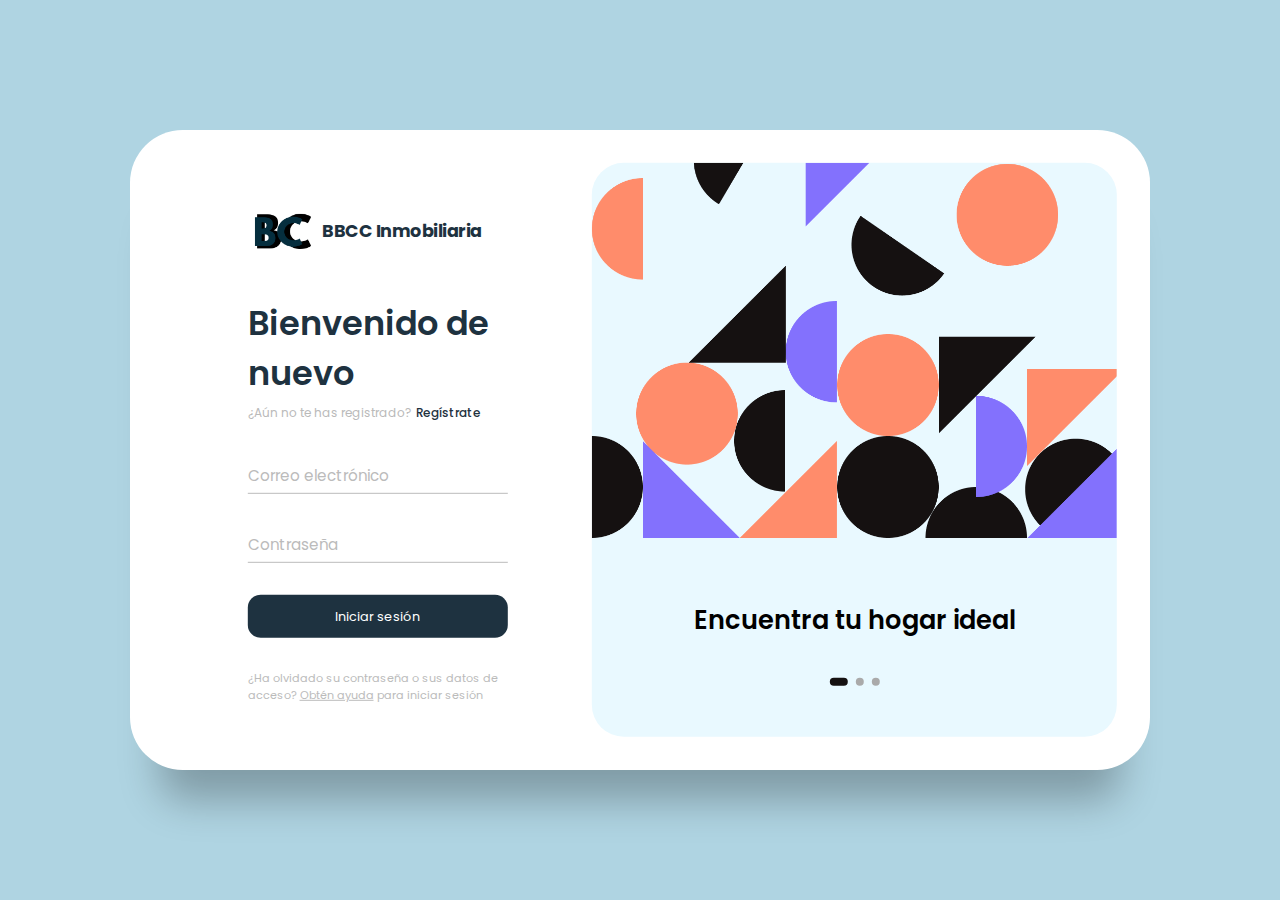
<file: login.html>
<!DOCTYPE html>
<html lang="e">
  <head>
    <meta charset="UTF-8" />
    <meta http-equiv="X-UA-Compatible" content="IE=edge" />
    <meta name="viewport" content="width=device-width, initial-scale=1.0" />
    <title>BBCC Inmobiliaria</title>
    <link rel="icon" href="assets/images/BBCC_icon.ico" />
    <link rel="stylesheet" href="assets/css/login.css" />
  </head>
  <body>
    <main>
      <div class="box">
        <div class="inner-box">
          <div class="forms-wrap">
            <form action="index.html" autocomplete="off" class="sign-in-form">
              <div class="logo">
                <img src="assets/images/BBCC_logo.png" alt="easyclass" />
                <h4>BBCC Inmobiliaria</h4>
              </div>

              <div class="heading">
                <h2>Bienvenido de nuevo</h2>
                <h6>¿Aún no te has registrado?</h6>
                <a href="#" class="toggle">Regístrate</a>
              </div>

              <div class="actual-form">
                <div class="input-wrap">
                  <input
                    type="text"
                    minlength="4"
                    class="input-field"
                    autocomplete="off"
                    required
                  />
                  <label>Correo electrónico</label>
                </div>

                <div class="input-wrap">
                  <input
                    type="password"
                    minlength="4"
                    class="input-field"
                    autocomplete="off"
                    required
                  />
                  <label>Contraseña</label>
                </div>

                <input type="submit" value="Iniciar sesión" class="sign-btn" />

                <p class="text">
                    ¿Ha olvidado su contraseña o sus datos de acceso?
                  <a href="#">Obtén ayuda</a> para iniciar sesión
                </p>
              </div>
            </form>

            <form action="index.html" autocomplete="off" class="sign-up-form">
              <div class="logo">
                <img src="assets/images/BBCC_logo.png" alt="easyclass" />
                <h4>BBCC Inmobiliaria</h4>
              </div>

              <div class="heading">
                <h2>Comencemos</h2>
                <h6>¿Ya tiene una cuenta?</h6>
                <a href="#" class="toggle">Inicia sesión</a>
              </div>

              <div class="actual-form">
                <div class="input-wrap">
                  <input
                    type="text"
                    minlength="4"
                    class="input-field"
                    autocomplete="off"
                    required
                  />
                  <label>Nombre de usuario</label>
                </div>

                <div class="input-wrap">
                  <input
                    type="email"
                    class="input-field"
                    autocomplete="off"
                    required
                  />
                  <label>Correo electrónico</label>
                </div>

                <div class="input-wrap">
                  <input
                    type="password"
                    minlength="4"
                    class="input-field"
                    autocomplete="off"
                    required
                  />
                  <label>Contraseña</label>
                </div>

                <input type="submit" value="Registrarse" class="sign-btn" />

                <p class="text">
                  Al registrarme, acepto las
                  <a href="#">Condiciones de servicio</a> y la
                  <a href="#">Política de privacidad</a>
                </p>
              </div>
            </form>
          </div>

          <div class="carousel">
            <div class="images-wrapper">
              <img src="assets/images/login/image1.png" class="image img-1 show" alt="" />
              <img src="assets/images/login/image2.png" class="image img-2" alt="" />
              <img src="assets/images/login/image3.png" class="image img-3" alt="" />
            </div>

            <div class="text-slider">
              <div class="text-wrap">
                <div class="text-group">
                  <h2>Encuentra tu hogar ideal</h2>
                  <h2>Obtén asesoramiento</h2>
                  <h2>Usa nuestras herramientas</h2>
                </div>
              </div>

              <div class="bullets">
                <span class="active" data-value="1"></span>
                <span data-value="2"></span>
                <span data-value="3"></span>
              </div>
            </div>
          </div>
        </div>
      </div>
    </main>

    <!-- Javascript file -->

    <script src="assets/js/login.js"></script>
  </body>
</html>
</file>
<file: assets/css/login.css>
@import url("https://fonts.googleapis.com/css2?family=Poppins:wght@200;300;400;500;600;700;800&display=swap");

*,
*::before,
*::after {
  padding: 0;
  margin: 0;
  box-sizing: border-box;
}

body,
input {
  font-family: "Poppins", sans-serif;
}

main {
  width: 100%;
  min-height: 100vh;
  overflow: hidden;
  background-color: #AFD4E2;
  padding: 2rem;
  display: flex;
  align-items: center;
  justify-content: center;
}

.box {
  position: relative;
  width: 100%;
  max-width: 1020px;
  height: 640px;
  background-color: #fff;
  border-radius: 3.3rem;
  box-shadow: 0 60px 40px -30px rgba(0, 0, 0, 0.27);
}

.inner-box {
  position: absolute;
  width: calc(100% - 4.1rem);
  height: calc(100% - 4.1rem);
  top: 50%;
  left: 50%;
  transform: translate(-50%, -50%);
}

.forms-wrap {
  position: absolute;
  height: 100%;
  width: 45%;
  top: 0;
  left: 0;
  display: grid;
  grid-template-columns: 1fr;
  grid-template-rows: 1fr;
  transition: 0.8s ease-in-out;
}

form {
  max-width: 260px;
  width: 100%;
  margin: 0 auto;
  height: 100%;
  display: flex;
  flex-direction: column;
  justify-content: space-evenly;
  grid-column: 1 / 2;
  grid-row: 1 / 2;
  transition: opacity 0.02s 0.4s;
}

form.sign-up-form {
  opacity: 0;
  pointer-events: none;
}

.logo {
  display: flex;
  align-items: center;
}

.logo img {
  width: 70px;
  margin-right: 0.3rem;
}

.logo h4 {
  font-size: 1.1rem;
  letter-spacing: -0.5px;
  color: #1e3240;
}

.heading h2 {
  font-size: 2.1rem;
  font-weight: 600;
  color: #1e3240;
}

.heading h6 {
  color: #bababa;
  font-weight: 400;
  font-size: 0.75rem;
  display: inline;
}

.toggle {
  color: #1e3240;
  text-decoration: none;
  font-size: 0.75rem;
  font-weight: 500;
  transition: 0.3s;
}

.toggle:hover {
  color: #8371fd;
}

.input-wrap {
  position: relative;
  height: 37px;
  margin-bottom: 2rem;
}

.input-field {
  position: absolute;
  width: 100%;
  height: 100%;
  background: none;
  border: none;
  outline: none;
  border-bottom: 1px solid #bbb;
  padding: 0;
  font-size: 0.95rem;
  color: #1e3240;
  transition: 0.4s;
}

label {
  position: absolute;
  left: 0;
  top: 50%;
  transform: translateY(-50%);
  font-size: 0.95rem;
  color: #bbb;
  pointer-events: none;
  transition: 0.4s;
}

.input-field.active {
  border-bottom-color: #1e3240;
}

.input-field.active + label {
  font-size: 0.75rem;
  top: -2px;
}

.sign-btn {
  display: inline-block;
  width: 100%;
  height: 43px;
  background-color: #1e3240;
  color: #fff;
  border: none;
  cursor: pointer;
  border-radius: 0.8rem;
  font-size: 0.8rem;
  margin-bottom: 2rem;
  transition: 0.3s;
}

.sign-btn:hover {
  background-color: #8371fd;
}

.text {
  color: #bbb;
  font-size: 0.7rem;
}

.text a {
  color: #bbb;
  transition: 0.3s;
}

.text a:hover {
  color: #8371fd;
}

main.sign-up-mode form.sign-in-form {
  opacity: 0;
  pointer-events: none;
}

main.sign-up-mode form.sign-up-form {
  opacity: 1;
  pointer-events: all;
}

main.sign-up-mode .forms-wrap {
  left: 55%;
}

main.sign-up-mode .carousel {
  left: 0%;
}

.carousel {
  position: absolute;
  height: 100%;
  width: 55%;
  left: 45%;
  top: 0;
  background-color: #e9f9ff;
  border-radius: 2rem;
  display: grid;
  grid-template-rows: auto 1fr;
  padding-bottom: 2rem;
  overflow: hidden;
  transition: 0.8s ease-in-out;
}

.images-wrapper {
  display: grid;
  grid-template-columns: 1fr;
  grid-template-rows: 1fr;
}

.image {
  width: 100%;
  grid-column: 1/2;
  grid-row: 1/2;
  opacity: 0;
  transition: opacity 0.3s, transform 0.5s;
}

.img-1 {
  transform: translate(0, -50px);
}

.img-2 {
  transform: scale(0.4, 0.5);
}

.img-3 {
  transform: scale(0.3) rotate(-20deg);
}

.image.show {
  opacity: 1;
  transform: none;
}

.text-slider {
  display: flex;
  align-items: center;
  justify-content: center;
  flex-direction: column;
}

.text-wrap {
  max-height: 2.2rem;
  overflow: hidden;
  margin-bottom: 2.5rem;
}

.text-group {
  display: flex;
  flex-direction: column;
  text-align: center;
  transform: translateY(0);
  transition: 0.5s;
}

.text-group h2 {
  line-height: 2.2rem;
  font-weight: 600;
  font-size: 1.6rem;
}

.bullets {
  display: flex;
  align-items: center;
  justify-content: center;
}

.bullets span {
  display: block;
  width: 0.5rem;
  height: 0.5rem;
  background-color: #aaa;
  margin: 0 0.25rem;
  border-radius: 50%;
  cursor: pointer;
  transition: 0.3s;
}

.bullets span.active {
  width: 1.1rem;
  background-color: #151111;
  border-radius: 1rem;
}

@media (max-width: 850px) {
  .box {
    height: auto;
    max-width: 550px;
    overflow: hidden;
  }

  .inner-box {
    position: static;
    transform: none;
    width: revert;
    height: revert;
    padding: 2rem;
  }

  .forms-wrap {
    position: revert;
    width: 100%;
    height: auto;
  }

  form {
    max-width: revert;
    padding: 1.5rem 2.5rem 2rem;
    transition: transform 0.8s ease-in-out, opacity 0.45s linear;
  }

  .heading {
    margin: 2rem 0;
  }

  form.sign-up-form {
    transform: translateX(100%);
  }

  main.sign-up-mode form.sign-in-form {
    transform: translateX(-100%);
  }

  main.sign-up-mode form.sign-up-form {
    transform: translateX(0%);
  }

  .carousel {
    position: revert;
    height: auto;
    width: 100%;
    padding: 3rem 2rem;
    display: flex;
  }

  .images-wrapper {
    display: none;
  }

  .text-slider {
    width: 100%;
  }
}

@media (max-width: 530px) {
  main {
    padding: 1rem;
  }

  .box {
    border-radius: 2rem;
  }

  .inner-box {
    padding: 1rem;
  }

  .carousel {
    padding: 1.5rem 1rem;
    border-radius: 1.6rem;
  }

  .text-wrap {
    margin-bottom: 1rem;
  }

  .text-group h2 {
    font-size: 1.2rem;
  }

  form {
    padding: 1rem 2rem 1.5rem;
  }
}
</file>
